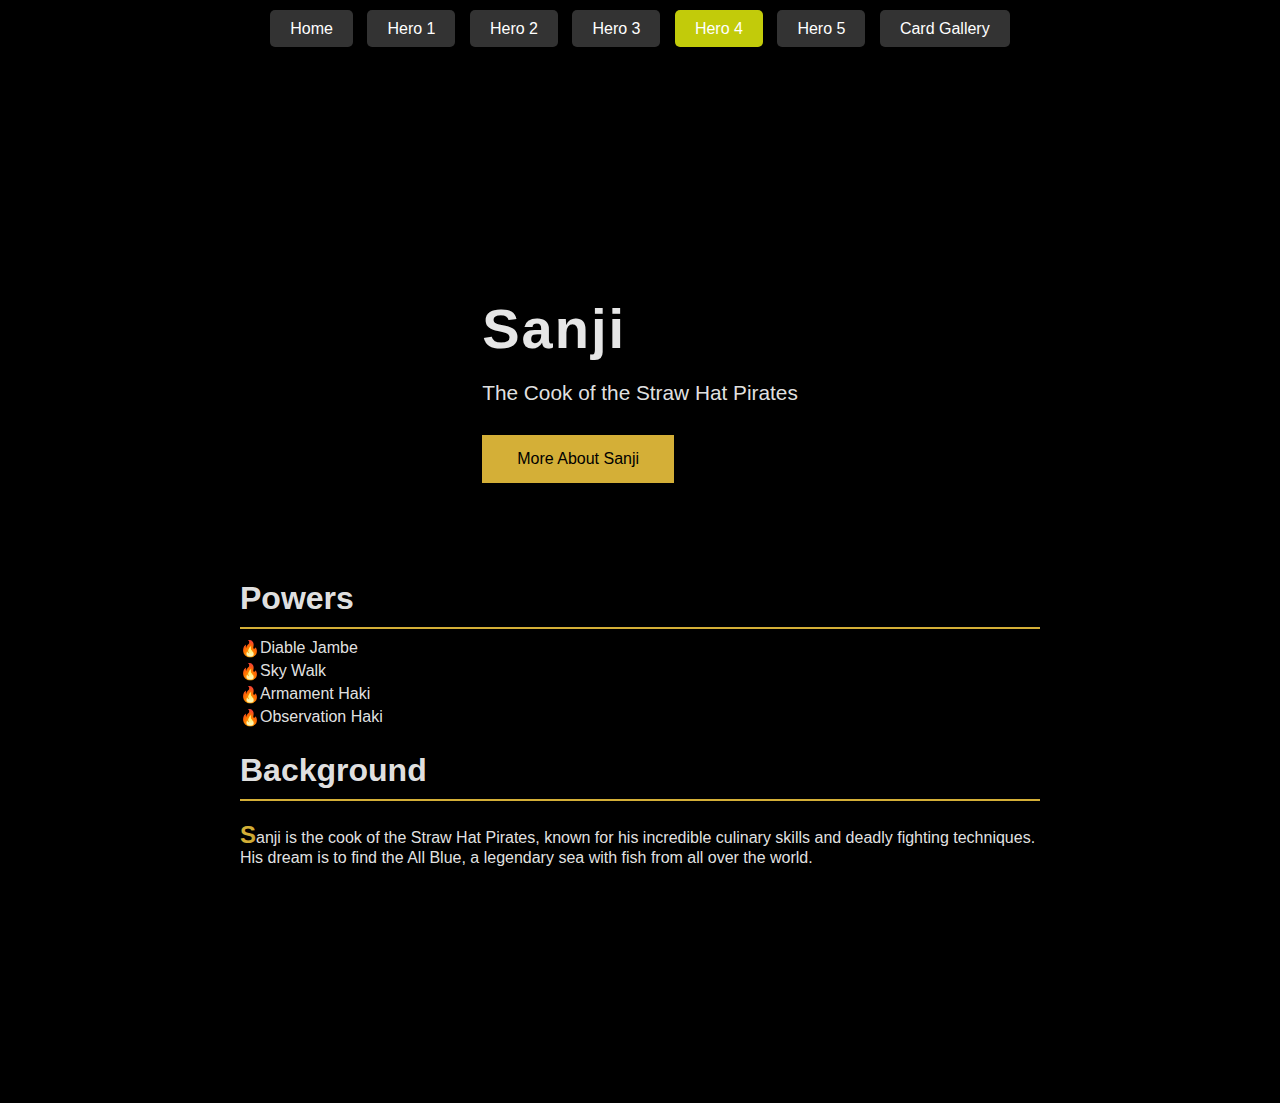
<file: pages/Hero 4/index.html>
<!DOCTYPE html>
<html lang="en">
<head>
    <meta charset="UTF-8">
    <meta name="viewport" content="width=device-width, initial-scale=1.0">
    <title>Hero 4 - Sanji</title>
    <link rel="stylesheet" href="./assets/css/style.css">
</head>
<body>
    <div class="button-container">
        <a href="../../index.html" class="btn">Home</a>
        <a href="../Hero 1/index.html" class="btn">Hero 1</a>
        <a href="../Hero 2/index.html" class="btn">Hero 2</a>
        <a href="../Hero 3/index.html" class="btn">Hero 3</a>
        <a class="btn active">Hero 4</a>
        <a href="../Hero 5/index.html" class="btn">Hero 5</a>
        <a href="../Card Gallery/index.html" class="btn">Card Gallery</a>
    </div>
    <div class="hero hero-4">
        <div class="hero-content">
            <h1 class="hero-title">Sanji</h1>
            <p class="hero-text">The Cook of the Straw Hat Pirates</p>
            <button class="hero-button">More About Sanji</button>
        </div>
        <div class="hero-details">
            <h2 class="hero-subtitle">Powers</h2>
            <ul class="hero-abilities">
                <li>Diable Jambe</li>
                <li>Sky Walk</li>
                <li>Armament Haki</li>
                <li>Observation Haki</li>
            </ul>
            <h2 class="hero-subtitle">Background</h2>
            <p class="hero-background">Sanji is the cook of the Straw Hat Pirates, known for his incredible culinary skills and deadly fighting techniques. His dream is to find the All Blue, a legendary sea with fish from all over the world.</p>
        </div>
    </div>
</body>
</html>
</file>
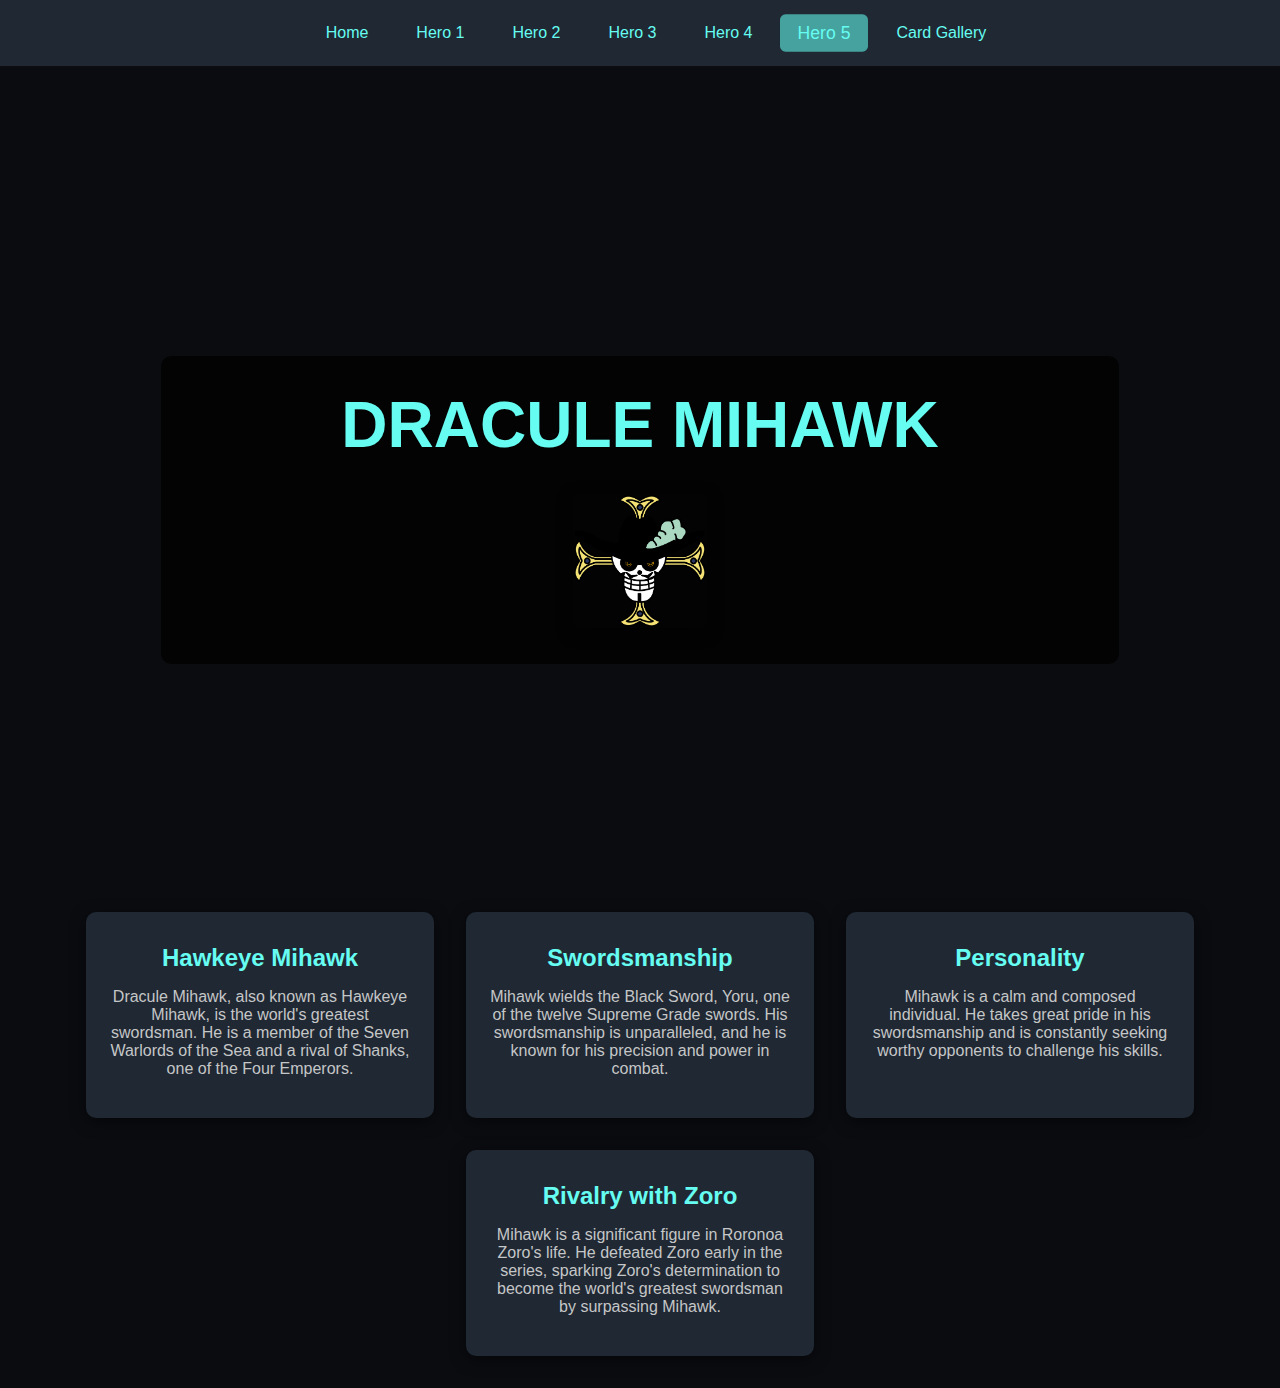
<file: pages/Hero 5/index.html>
<!DOCTYPE html>
<html lang="en">
<head>
    <meta charset="UTF-8">
    <meta name="viewport" content="width=device-width, initial-scale=1.0">
    <title>Hero-5</title>
    <link rel="stylesheet" href="./assets/css/style.css">
</head>
<body>
    <header class="header">
        <a href="../../index.html" class="btn">Home</a>
        <a href="../Hero 1/index.html" class="btn">Hero 1</a>
        <a href="../Hero 2/index.html" class="btn">Hero 2</a>
        <a href="../Hero 3/index.html" class="btn">Hero 3</a>
        <a href="../Hero 4/index.html" class="btn">Hero 4</a>
        <a class="btn active">Hero 5</a>
        <a href="../Card Gallery/index.html" class="btn">Card Gallery</a>
    </header>
    <section class="hero">
        <div class="wallpaper">
            <div class="overlay">
                <h1 class="hero-title">DRACULE MIHAWK</h1>
                <img src="./images/Mihawk.png" alt="Mihawk logo" class="logo">
            </div>
        </div>
        <div class="cards">
            <div class="card">
                <h2 class="title">Hawkeye Mihawk</h2>
                <p class="description">Dracule Mihawk, also known as Hawkeye Mihawk, is the world's greatest swordsman. He is a member of the Seven Warlords of the Sea and a rival of Shanks, one of the Four Emperors.</p>
            </div>
            <div class="card">
                <h2 class="title">Swordsmanship</h2>
                <p class="description">Mihawk wields the Black Sword, Yoru, one of the twelve Supreme Grade swords. His swordsmanship is unparalleled, and he is known for his precision and power in combat.</p>
            </div>
            <div class="card">
                <h2 class="title">Personality</h2>
                <p class="description">Mihawk is a calm and composed individual. He takes great pride in his swordsmanship and is constantly seeking worthy opponents to challenge his skills.</p>
            </div>
            <div class="card">
                <h2 class="title">Rivalry with Zoro</h2>
                <p class="description">Mihawk is a significant figure in Roronoa Zoro's life. He defeated Zoro early in the series, sparking Zoro's determination to become the world's greatest swordsman by surpassing Mihawk.</p>
            </div>
        </div>
    </section>
</body>
</html>
</file>
<file: pages/Hero 4/assets/css/style.css>
body {
    margin: 0;
    font-family: 'Arial', sans-serif;
    color: #fff;
    background-color: #000;
    overflow-x: hidden;
}

.button-container {
    text-align: center;
    padding: 20px;
    background-color: rgba(0, 0, 0, 0.8);
}

.button-container .btn {
    color: #fff;
    padding: 10px 20px;
    text-decoration: none;
    background-color: #333;
    margin: 5px;
    transition: background-color 0.3s, transform 0.3s;
    border: none;
    border-radius: 5px;
}

.button-container .btn:hover, .button-container .btn.active {
    background-color: #c2cb0a;
    transform: scale(1.1);
}

.hero-4 {
    background-image: url('https://images2.alphacoders.com/135/1352221.png');
    background-size: cover;
    background-position: center;
    background-repeat: no-repeat;
    padding: 200px 20px;
    display: flex;
    flex-direction: column;
    justify-content: center;
    align-items: center;
    color: rgba(255, 255, 255, 0.9);
    text-shadow: 0 0 10px rgba(0, 0, 0, 0.7);
    animation: fadeInZoom 1.5s ease-in-out;
    position: relative;
}

@keyframes fadeInZoom {
    0% { transform: scale(0.8); opacity: 0; }
    100% { transform: scale(1); opacity: 1; }
}

.hero-title {
    font-size: 3.5em;
    margin-bottom: 20px;
    letter-spacing: 2px;
    animation: slideInLeft 1.5s ease-in-out;
}

@keyframes slideInLeft {
    0% { transform: translateX(-100%); }
    100% { transform: translateX(0); }
}

.hero-text {
    font-size: 1.3em;
    margin-bottom: 30px;
    animation: slideInRight 1.5s ease-in-out;
}

@keyframes slideInRight {
    0% { transform: translateX(100%); }
    100% { transform: translateX(0); }
}

.hero-button {
    background-color: #d4af37;
    border: none;
    padding: 15px 35px;
    color: #000;
    font-size: 1em;
    cursor: pointer;
    margin-bottom: 50px;
    transition: background-color 0.3s, transform 0.3s;
    animation: pulse 2s infinite;
}

@keyframes pulse {
    0% { transform: scale(1); }
    50% { transform: scale(1.05); }
    100% { transform: scale(1); }
}

.hero-button:hover {
    background-color: #ffdd00;
    transform: scale(1.1);
}

.hero-details {
    max-width: 800px;
    margin: 0 auto;
    text-align: left;
    background-color: rgba(0, 0, 0, 0.7);
    padding: 20px;
    border-radius: 10px;
    animation: fadeIn 2.5s ease-in-out;
}

@keyframes fadeIn {
    0% { opacity: 0; }
    100% { opacity: 1; }
}

.hero-subtitle {
    font-size: 2em;
    margin-bottom: 10px;
    border-bottom: 2px solid #d4af37;
    padding-bottom: 10px;
}

.hero-abilities,
.hero-abilities li {
    list-style: none;
    padding: 0;
    margin: 5px 0;
}

.hero-abilities li {
    padding-left: 20px;
    position: relative;
}

.hero-abilities li::before {
    content: '🔥';
    position: absolute;
    left: 0;
    color: #d4af37;
}

.hero-background {
    margin-top: 20px;
}

.hero-background::first-letter {
    font-size: 1.5em;
    color: #d4af37;
    font-weight: bold;
}

::-webkit-scrollbar {
    width: 12px;
}

::-webkit-scrollbar-track {
    background: #ffdd00;
    border-radius: 10px;
}

::-webkit-scrollbar-thumb {
    background-color: #d4af37;
    border-radius: 10px;
    border: 3px solid #0c7e16;
}

@keyframes slideDown {
    from {
        top: -100px;
    }
    to {
        top: 0;
    }
}

@keyframes fadeIn {
    from {
        opacity: 0;
    }
    to {
        opacity: 1;
    }
}

@keyframes slideIn {
    from {
        transform: translateX(-100%);
    }
    to {
        transform: translateX(0);
    }
}

@keyframes zoomIn {
    from {
        transform: scale(1);
    }
    to {
        transform: scale(1.1);
    }
}

@keyframes fadeInUp {
    from {
        opacity: 0;
        transform: translateY(20px);
    }
    to {
        opacity: 1;
        transform: translateY(0);
    }
}
</file>
<file: pages/Hero 5/assets/css/style.css>
body {
    margin: 0;
    font-family: 'Arial', sans-serif;
    background-color: #0b0c10;
    color: #c5c6c7;
    overflow-x: hidden;
}

.header {
    display: flex;
    justify-content: center;
    background-color: #1f2833;
    padding: 1rem;
    position: fixed;
    width: 100%;
    top: 0;
    z-index: 10;
    animation: slideDown 1s ease-out;
}

.header .btn {
    color: #66fcf1;
    padding: 0.5rem 1rem;
    margin: 0 0.5rem;
    text-decoration: none;
    transition: background-color 0.3s, transform 0.3s;
}

.header .btn:hover, .header .btn.active {
    background-color: #45a29e;
    border-radius: 5px;
    transform: scale(1.1);
}

.hero {
    position: relative;
    min-height: 100vh;
    padding-top: 60px;
    display: flex;
    flex-direction: column;
    align-items: center;
    justify-content: center;
    color: #66fcf1;
}
.hero .logo {
    height: 40%;
    max-width: 15%;
    border-radius: 5px;
    margin-top: 2rem;
    box-shadow: 0 4px 15px rgba(0, 0, 0, 0.5);
}
.wallpaper {
    position: relative;
    width: 100%;
    height: 100vh;
    background: url('https://images4.alphacoders.com/131/1314529.jpeg') no-repeat center center/cover;
    display: flex;
    align-items: center;
    justify-content: center;
    animation: fadeIn 2s ease-in-out;
}

.overlay {
    background: rgba(0, 0, 0, 0.7);
    padding: 2rem;
    border-radius: 10px;
    text-align: center;
}

.hero-title {
    font-size: 4rem;
    margin: 0;
}

.hero-image {
    max-width: 80%;
    border-radius: 10px;
    margin-top: 2rem;
    box-shadow: 0 4px 15px rgba(0, 0, 0, 0.5);
}

.cards {
    display: flex;
    flex-wrap: wrap;
    justify-content: center;
    gap: 2rem;
    padding: 2rem;
    margin-top: -5rem;
    animation: fadeInUp 1.5s ease-out;
}

.card {
    background-color: #1f2833;
    border-radius: 10px;
    box-shadow: 0 4px 15px rgba(0, 0, 0, 0.5);
    max-width: 300px;
    padding: 1.5rem;
    transition: transform 0.3s, box-shadow 0.3s;
    text-align: center;
}

.card:hover {
    transform: translateY(-10px);
    box-shadow: 0 8px 30px rgba(0, 0, 0, 0.7);
}

.card .logo {
    width: 80px;
    height: auto;
    display: block;
    margin: 0 auto 1rem;
}

.card .title {
    font-size: 1.5rem;
    margin: 0.5rem 0;
    color: #66fcf1;
}

.card .description {
    font-size: 1rem;
    color: #c5c6c7;
}

@keyframes slideDown {
    from {
        top: -100px;
    }
    to {
        top: 0;
    }
}

@keyframes fadeIn {
    from {
        opacity: 0;
    }
    to {
        opacity: 1;
    }
}

@keyframes fadeInUp {
    from {
        opacity: 0;
        transform: translateY(20px);
    }
    to {
        opacity: 1;
        transform: translateY(0);
    }
}
</file>
